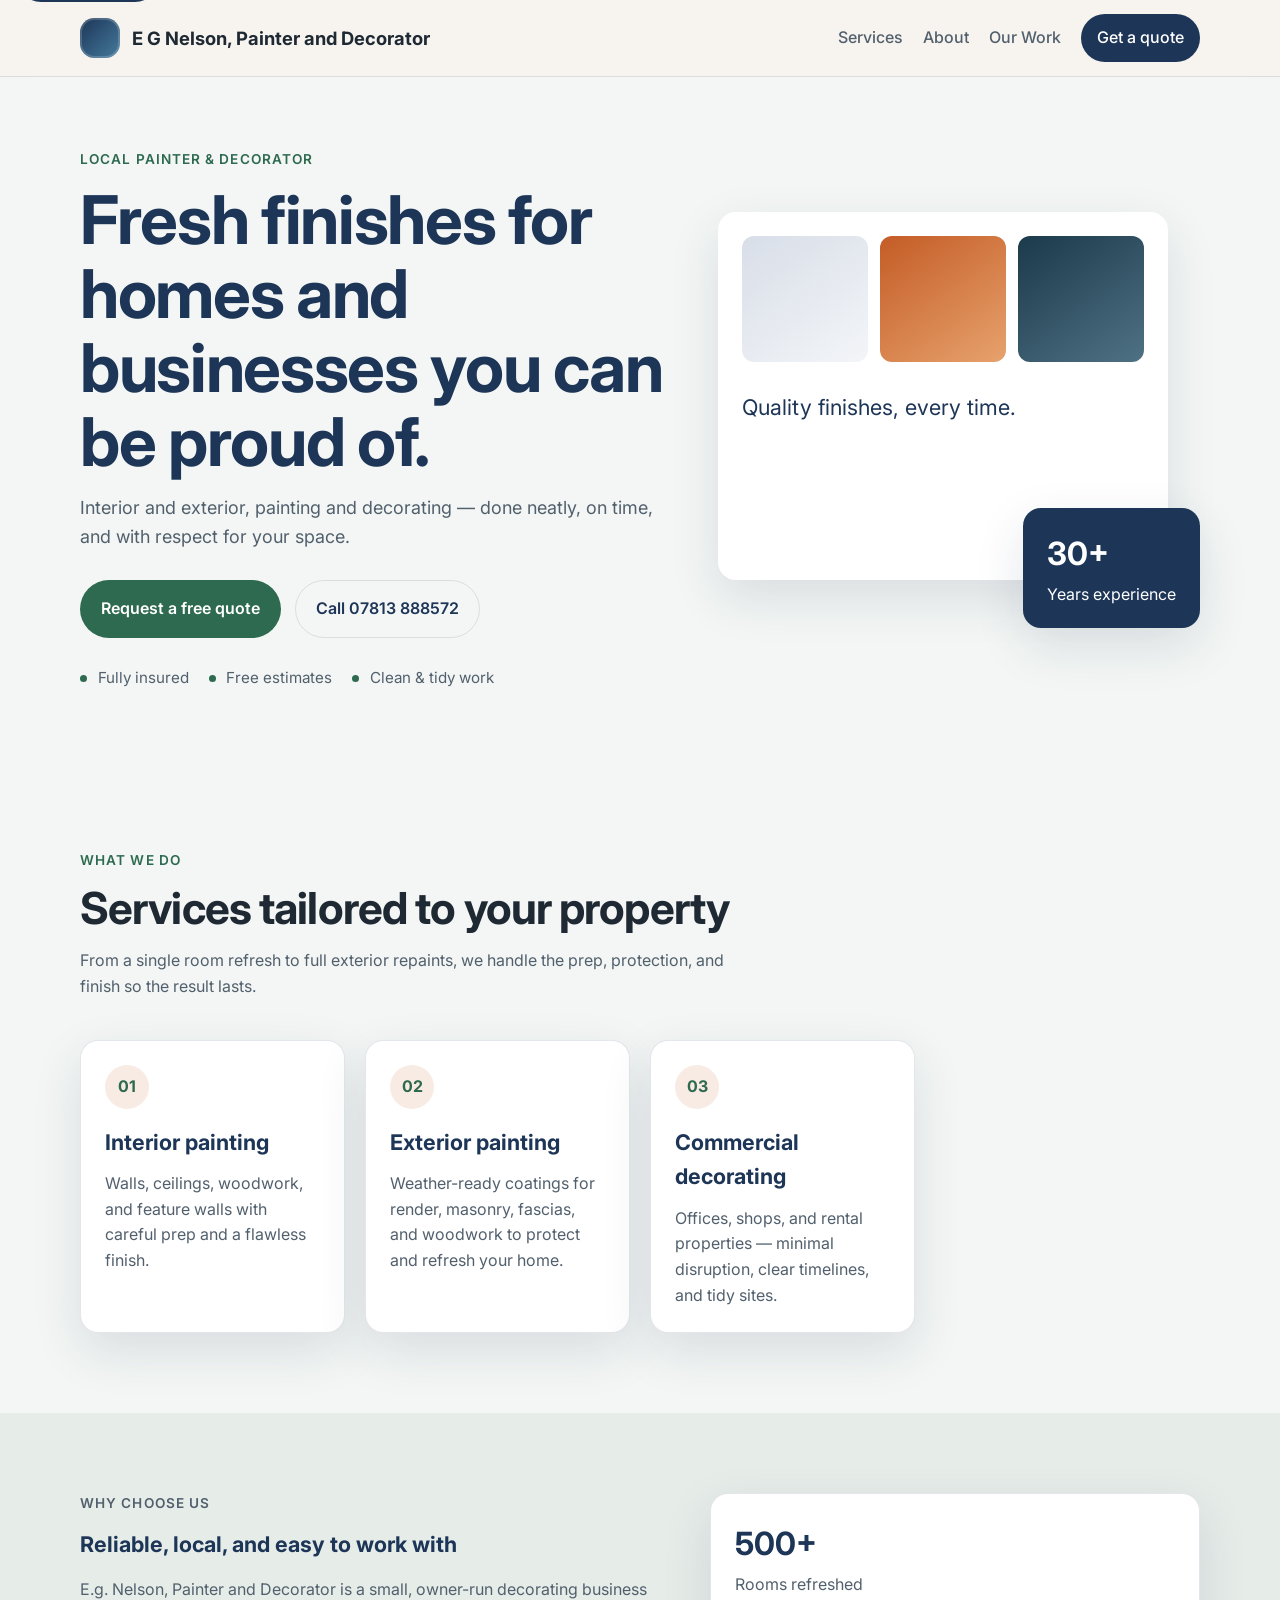
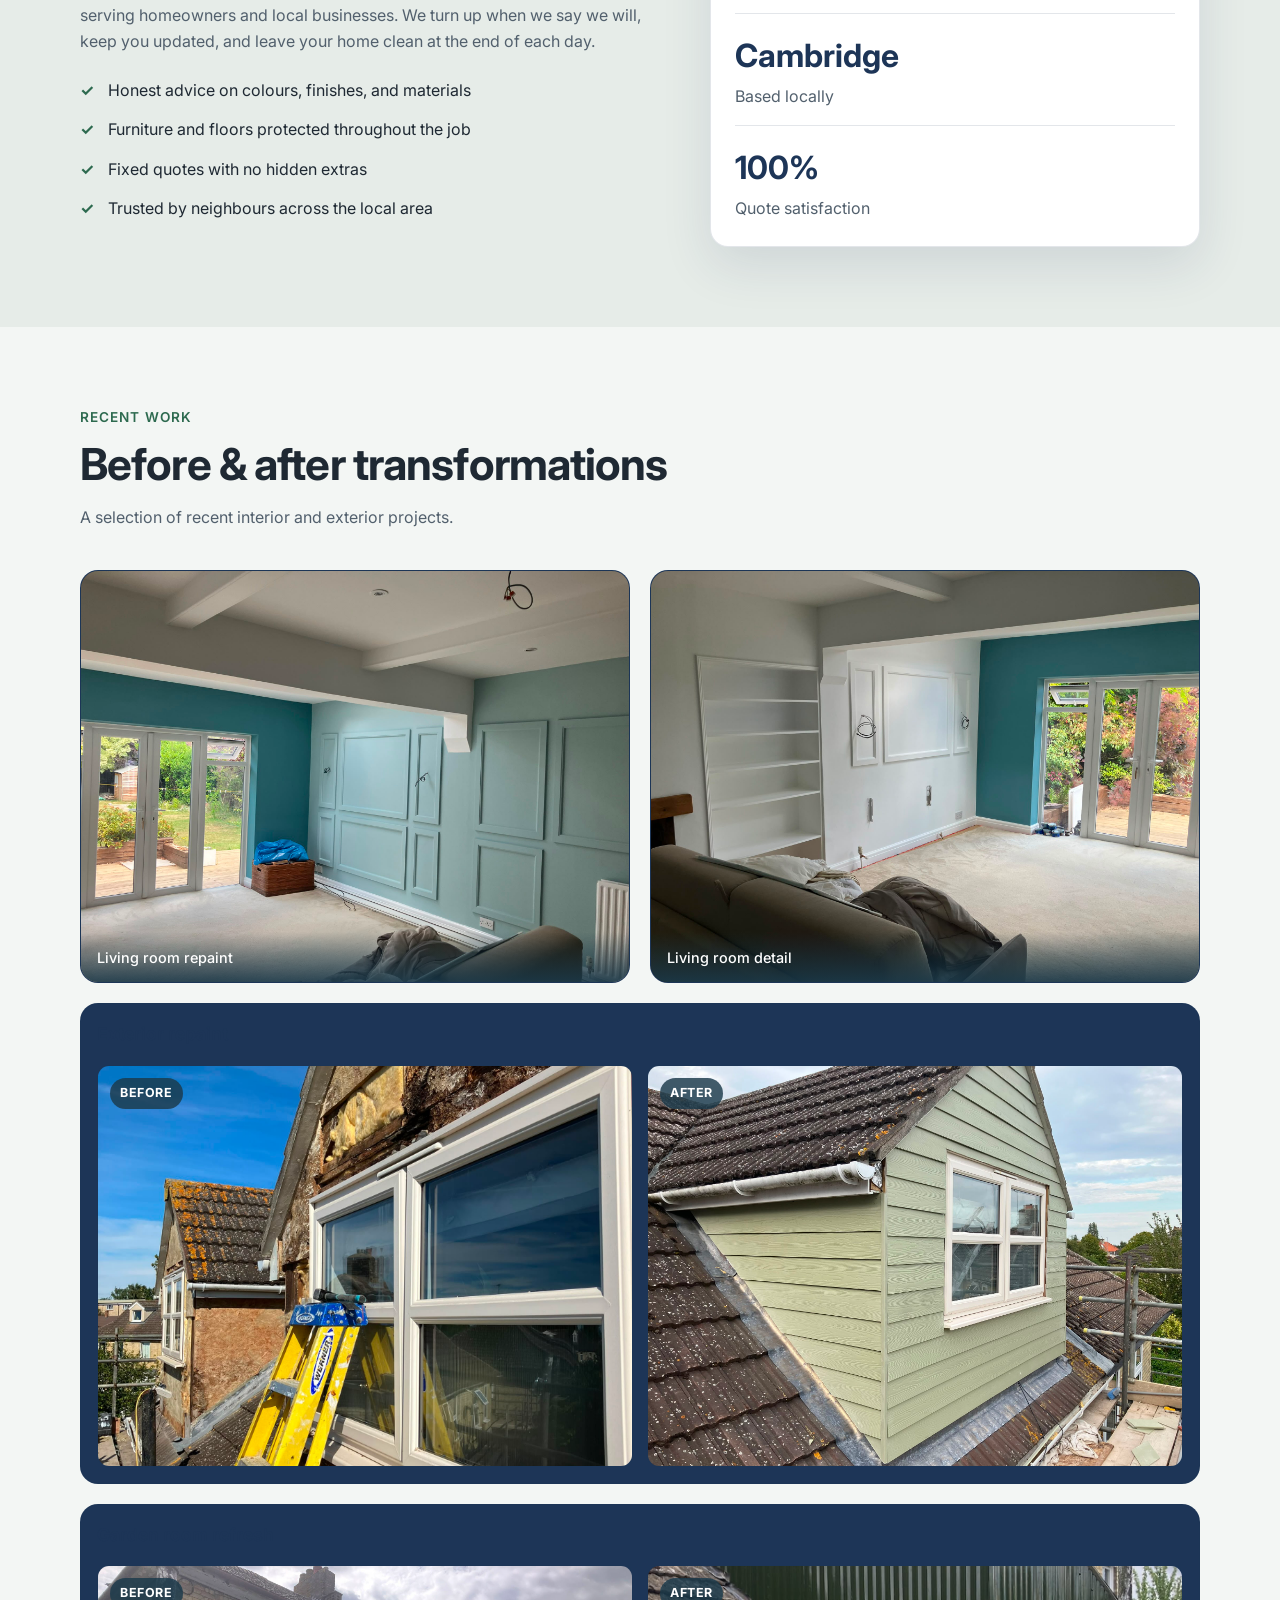
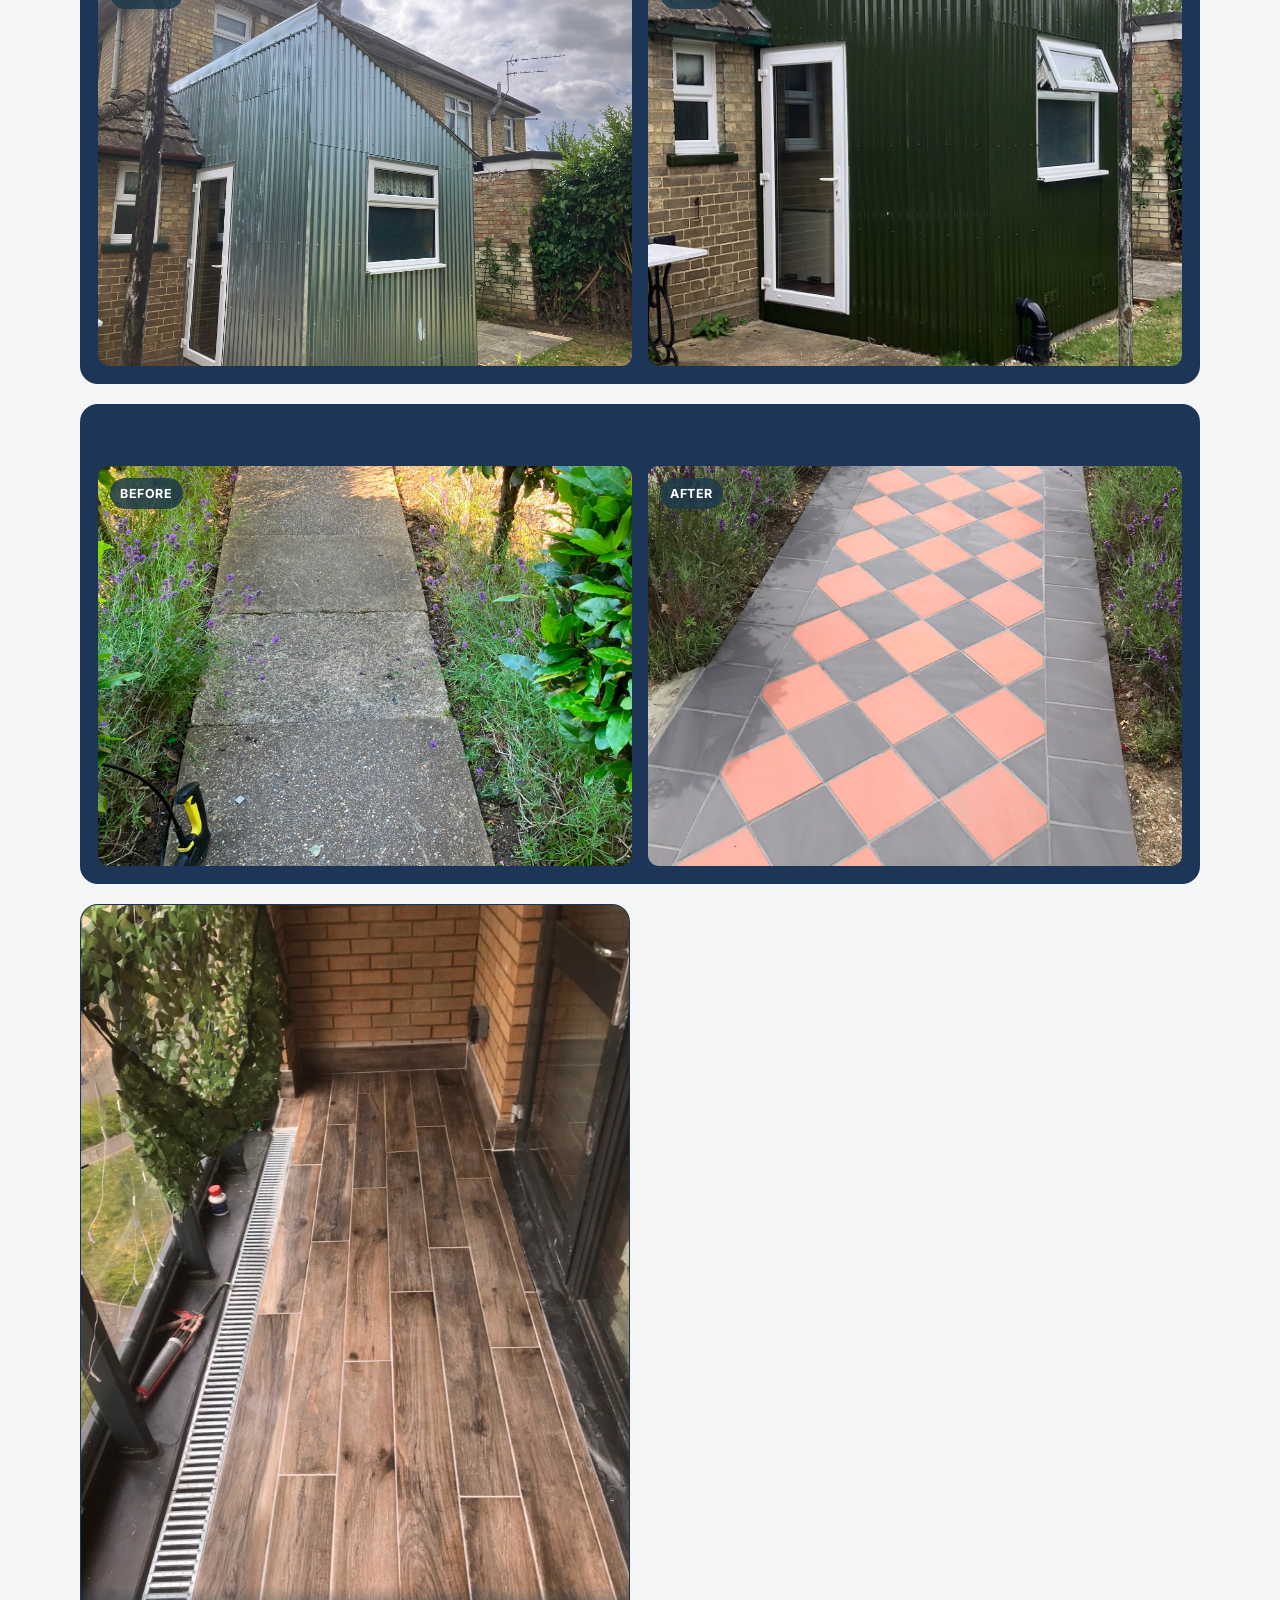
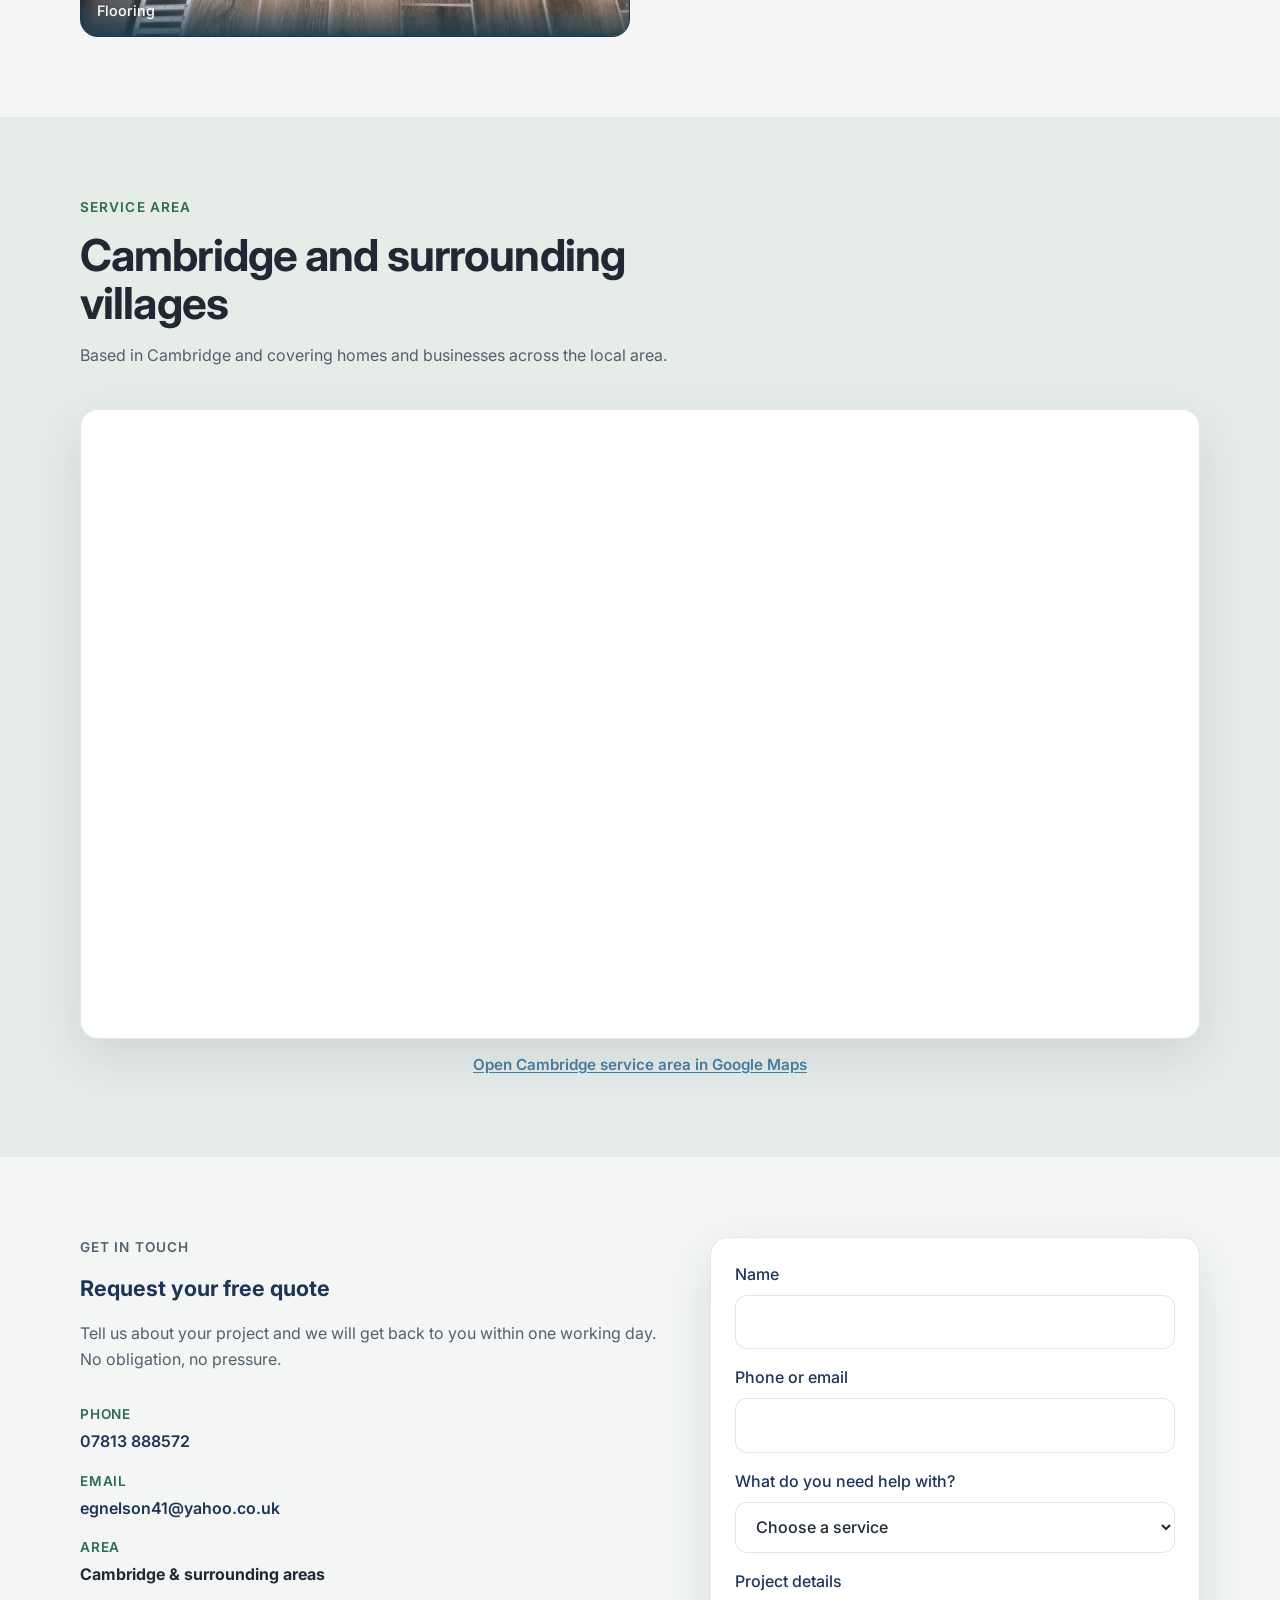
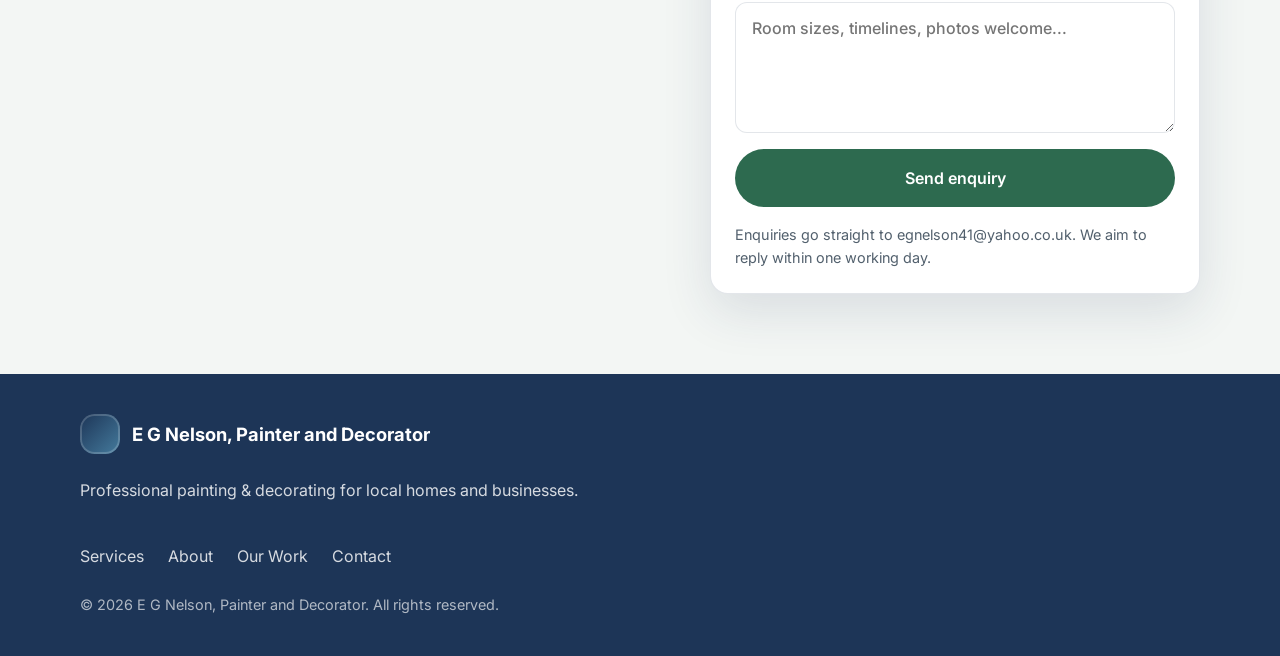
<file: index.html>
<!DOCTYPE html>
<html lang="en" class="is-loading">
  <head>
    <meta charset="UTF-8" />
    <meta name="viewport" content="width=device-width, initial-scale=1.0" />
    <meta
      name="description"
      content="Trusted painting &amp; decorating in Cambridge and surrounding areas. Interior, exterior and commercial work. Free quotes — call 07813 888572."
    />
    <link rel="canonical" href="https://painter-decorator-site.snelson633.workers.dev/" />
    <meta property="og:type" content="website" />
    <meta property="og:site_name" content="E.g. Nelson, Painter and Decorator" />
    <meta property="og:locale" content="en_GB" />
    <meta property="og:title" content="E.g. Nelson, Painter and Decorator" />
    <meta
      property="og:description"
      content="Trusted painting &amp; decorating in Cambridge and surrounding areas. Interior, exterior and commercial work. Free quotes — call 07813 888572."
    />
    <meta property="og:url" content="https://painter-decorator-site.snelson633.workers.dev/" />
    <meta
      property="og:image"
      content="https://painter-decorator-site.snelson633.workers.dev/social/og-image.png"
    />
    <meta
      property="og:image:alt"
      content="Eddie Nelson — Painter and Decorator, Cambridge"
    />
    <meta name="twitter:card" content="summary_large_image" />
    <meta name="twitter:title" content="E.g. Nelson, Painter and Decorator" />
    <meta
      name="twitter:description"
      content="Trusted painting &amp; decorating in Cambridge and surrounding areas. Interior, exterior and commercial work. Free quotes — call 07813 888572."
    />
    <meta
      name="twitter:image"
      content="https://painter-decorator-site.snelson633.workers.dev/social/og-image.png"
    />
    <meta
      name="twitter:image:alt"
      content="Eddie Nelson — Painter and Decorator, Cambridge"
    />
    <title>E.g. Nelson, Painter and Decorator</title>
    <link rel="icon" href="/favicon.svg" type="image/svg+xml" />
    <link rel="preconnect" href="https://fonts.googleapis.com" />
    <link rel="preconnect" href="https://fonts.gstatic.com" crossorigin />
    <link
      id="site-fonts"
      href="https://fonts.googleapis.com/css2?family=DM+Sans:ital,opsz,wght@0,9..40,400;0,9..40,500;0,9..40,600;0,9..40,700&family=Fraunces:opsz,wght@9..144,600;9..144,700&display=swap"
      rel="stylesheet"
    />
    <link rel="stylesheet" href="/css/styles.css" />
  </head>
  <body>
    <a class="skip-link" href="#main">Skip to content</a>

    <header class="site-header" id="top">
      <div class="container header-inner">
        <a class="logo" href="#top">
          <span class="logo-mark" aria-hidden="true"></span>
          <span class="logo-text">E.g. Nelson, Painter and Decorator</span>
        </a>

        <button
          class="nav-toggle"
          type="button"
          aria-expanded="false"
          aria-controls="site-nav"
        >
          <span class="nav-toggle-bar"></span>
          <span class="nav-toggle-bar"></span>
          <span class="nav-toggle-bar"></span>
          <span class="sr-only">Open menu</span>
        </button>

        <nav class="site-nav" id="site-nav">
          <a href="#services">Services</a>
          <a href="#about">About</a>
          <a href="#work">Our Work</a>
          <a href="#reviews">Reviews</a>
          <a class="nav-cta" href="#contact">Get a quote</a>
        </nav>
      </div>
    </header>

    <main id="main">
      <div id="site-main"></div>
    </main>

    <footer class="site-footer">
      <div class="container footer-inner">
        <div>
          <a class="logo logo-footer" href="#top">
            <span class="logo-mark" aria-hidden="true"></span>
            <span class="logo-text">E.g. Nelson, Painter and Decorator</span>
          </a>
          <p id="footer-tagline">Professional painting &amp; decorating for local homes and businesses.</p>
        </div>
        <div class="footer-links" id="footer-links">
          <a href="#services">Services</a>
          <a href="#about">About</a>
          <a href="#contact">Contact</a>
        </div>
        <p class="footer-copy">
          &copy; <span id="year"></span> <span id="footer-copy-name">E.g. Nelson, Painter and Decorator</span>. All rights reserved.
        </p>
      </div>
    </footer>

    <script src="/js/content.js"></script>
    <script src="/js/gallery.js"></script>
    <script src="/js/main.js"></script>
  </body>
</html>
</file>
<file: css/styles.css>
:root {
  --bg: #f7f4ef;
  --bg-muted: #efeae2;
  --surface: #ffffff;
  --text: #1f2933;
  --text-muted: #52606d;
  --accent: #c45c26;
  --accent-dark: #9a4518;
  --navy: #1b3a4b;
  --navy-soft: #2f5d73;
  --border: rgba(27, 58, 75, 0.12);
  --shadow: 0 18px 50px rgba(27, 58, 75, 0.12);
  --radius: 18px;
  --radius-sm: 12px;
  --container: 1120px;
  --font-body: "DM Sans", system-ui, sans-serif;
  --font-display: "Fraunces", Georgia, serif;
}

*,
*::before,
*::after {
  box-sizing: border-box;
}

html.is-loading #site-main {
  opacity: 0;
}

html.is-ready #site-main {
  opacity: 1;
  transition: opacity 0.2s ease;
}

.hero-grid-single {
  grid-template-columns: 1fr;
}

.about-grid-single {
  grid-template-columns: 1fr;
}


html {
  scroll-behavior: smooth;
}

body {
  margin: 0;
  font-family: var(--font-body);
  color: var(--text);
  background: var(--bg);
  line-height: 1.6;
}

img {
  max-width: 100%;
  display: block;
}

a {
  color: inherit;
  text-decoration: none;
}

button,
input,
select,
textarea {
  font: inherit;
}

.sr-only {
  position: absolute;
  width: 1px;
  height: 1px;
  padding: 0;
  margin: -1px;
  overflow: hidden;
  clip: rect(0, 0, 0, 0);
  white-space: nowrap;
  border: 0;
}

.skip-link {
  position: absolute;
  left: 1rem;
  top: -3rem;
  background: var(--navy);
  color: #fff;
  padding: 0.75rem 1rem;
  border-radius: 999px;
  z-index: 1000;
}

.skip-link:focus {
  top: 1rem;
}

.container {
  width: min(calc(100% - 2rem), var(--container));
  margin-inline: auto;
}

.eyebrow {
  margin: 0 0 0.75rem;
  font-size: 0.85rem;
  font-weight: 600;
  letter-spacing: 0.08em;
  text-transform: uppercase;
  color: var(--accent);
}

.section {
  padding: 5rem 0;
}

.section-muted {
  background: var(--bg-muted);
}

.section-heading {
  max-width: 42rem;
  margin-bottom: 2.5rem;
}

.section-heading h2,
.hero h1 {
  font-family: var(--font-display);
  line-height: 1.1;
  letter-spacing: -0.02em;
}

.section-heading h2 {
  margin: 0 0 1rem;
  font-size: clamp(2rem, 4vw, 2.75rem);
}

.section-heading p:last-child {
  margin: 0;
  color: var(--text-muted);
}

.site-header {
  position: sticky;
  top: 0;
  z-index: 50;
  backdrop-filter: blur(14px);
  background: rgba(247, 244, 239, 0.88);
  border-bottom: 1px solid var(--border);
}

.header-inner {
  display: flex;
  align-items: center;
  justify-content: space-between;
  gap: 1rem;
  min-height: 4.75rem;
}

.logo {
  display: inline-flex;
  align-items: center;
  gap: 0.75rem;
  font-weight: 700;
  min-width: 0;
}

.logo-mark {
  width: 2.5rem;
  height: 2.5rem;
  border-radius: 0.9rem;
  background:
    linear-gradient(135deg, var(--navy), var(--navy-soft)),
    linear-gradient(45deg, var(--accent), #e7a26d);
  box-shadow: inset 0 0 0 2px rgba(255, 255, 255, 0.18);
}

.logo-text {
  font-family: var(--font-display);
  font-size: 1.15rem;
  line-height: 1.2;
}

.site-nav {
  display: flex;
  align-items: center;
  gap: 1.25rem;
}

.site-nav a {
  color: var(--text-muted);
  font-weight: 500;
  transition: color 0.2s ease;
}

.site-nav a:hover,
.site-nav a:focus-visible {
  color: var(--navy);
}

.nav-cta {
  padding: 0.7rem 1rem;
  border-radius: 999px;
  background: var(--navy);
  color: #fff !important;
}

.nav-toggle {
  display: none;
  width: 2.75rem;
  height: 2.75rem;
  border: 0;
  border-radius: 999px;
  background: var(--surface);
  box-shadow: var(--shadow);
  align-items: center;
  justify-content: center;
  flex-direction: column;
  gap: 0.3rem;
}

.nav-toggle-bar {
  width: 1.1rem;
  height: 2px;
  background: var(--navy);
  border-radius: 999px;
}

.hero {
  padding: 4.5rem 0 5rem;
}

.hero-grid {
  display: grid;
  grid-template-columns: 1.1fr 0.9fr;
  gap: 3rem;
  align-items: center;
}

.hero h1 {
  margin: 0 0 1rem;
  font-size: clamp(2.5rem, 6vw, 4.2rem);
  color: var(--navy);
}

.lead {
  margin: 0 0 1.75rem;
  font-size: 1.125rem;
  color: var(--text-muted);
  max-width: 36rem;
}

.hero-actions {
  display: flex;
  flex-wrap: wrap;
  gap: 0.85rem;
  margin-bottom: 1.75rem;
}

.btn {
  display: inline-flex;
  align-items: center;
  justify-content: center;
  padding: 0.95rem 1.25rem;
  border-radius: 999px;
  border: 1px solid transparent;
  font-weight: 600;
  transition: transform 0.2s ease, background 0.2s ease, border-color 0.2s ease;
}

.btn:hover,
.btn:focus-visible {
  transform: translateY(-1px);
}

.btn-primary {
  background: var(--accent);
  color: #fff;
}

.btn-primary:hover,
.btn-primary:focus-visible {
  background: var(--accent-dark);
}

.btn-secondary {
  background: transparent;
  border-color: var(--border);
  color: var(--navy);
}

.btn-full {
  width: 100%;
}

.trust-list {
  display: flex;
  flex-wrap: wrap;
  gap: 0.75rem 1.25rem;
  margin: 0;
  padding: 0;
  list-style: none;
  color: var(--text-muted);
  font-size: 0.95rem;
}

.trust-list li {
  position: relative;
  padding-left: 1.1rem;
}

.trust-list li::before {
  content: "";
  position: absolute;
  left: 0;
  top: 0.55rem;
  width: 0.45rem;
  height: 0.45rem;
  border-radius: 999px;
  background: var(--accent);
}

.hero-visual {
  position: relative;
  min-height: 26rem;
}

.hero-card {
  position: absolute;
  border-radius: var(--radius);
  background: var(--surface);
  box-shadow: var(--shadow);
}

.hero-card-main {
  inset: 0 2rem 3rem 0;
  padding: 1.5rem;
  display: grid;
  grid-template-columns: repeat(3, 1fr);
  gap: 0.75rem;
  align-content: start;
}

.hero-card-main p {
  grid-column: 1 / -1;
  margin: 1rem 0 0;
  font-family: var(--font-display);
  font-size: 1.35rem;
  color: var(--navy);
}

.swatch {
  aspect-ratio: 1;
  border-radius: var(--radius-sm);
}

.swatch-1 {
  background: linear-gradient(145deg, #d8dee8, #f3f5f8);
}

.swatch-2 {
  background: linear-gradient(145deg, #c45c26, #e7a26d);
}

.swatch-3 {
  background: linear-gradient(145deg, #1b3a4b, #4f7184);
}

.hero-card-accent {
  right: 0;
  bottom: 0;
  padding: 1.25rem 1.5rem;
  background: var(--navy);
  color: #fff;
  display: grid;
  gap: 0.2rem;
}

.hero-card-accent strong {
  font-family: var(--font-display);
  font-size: 2rem;
}

.card-grid,
.review-grid {
  display: grid;
  gap: 1.25rem;
}

.card-grid {
  grid-template-columns: repeat(4, minmax(0, 1fr));
}

.service-card,
.review-card,
.stats-panel,
.contact-form {
  background: var(--surface);
  border: 1px solid var(--border);
  border-radius: var(--radius);
  box-shadow: var(--shadow);
}

.service-card {
  padding: 1.5rem;
}

.service-icon {
  width: 2.75rem;
  height: 2.75rem;
  display: grid;
  place-items: center;
  border-radius: 999px;
  background: rgba(196, 92, 38, 0.12);
  color: var(--accent);
  font-weight: 700;
  margin-bottom: 1rem;
}

.service-card h3,
.about-grid h2,
.contact-grid h2 {
  margin: 0 0 0.75rem;
  font-family: var(--font-display);
  font-size: 1.35rem;
  color: var(--navy);
}

.service-card p {
  margin: 0;
  color: var(--text-muted);
}

.about-grid,
.contact-grid {
  display: grid;
  grid-template-columns: 1.1fr 0.9fr;
  gap: 2rem;
  align-items: start;
  min-width: 0;
}

.about-grid p,
.contact-grid p {
  color: var(--text-muted);
}

.check-list {
  margin: 1.5rem 0 0;
  padding: 0;
  list-style: none;
  display: grid;
  gap: 0.85rem;
}

.check-list li {
  position: relative;
  padding-left: 1.75rem;
}

.check-list li::before {
  content: "✓";
  position: absolute;
  left: 0;
  top: 0;
  color: var(--accent);
  font-weight: 700;
}

.stats-panel {
  display: grid;
  gap: 1rem;
  padding: 1.5rem;
}

.stat {
  display: grid;
  gap: 0.15rem;
  padding-bottom: 1rem;
  border-bottom: 1px solid var(--border);
}

.stat:last-child {
  padding-bottom: 0;
  border-bottom: 0;
}

.stat strong {
  font-family: var(--font-display);
  font-size: 2rem;
  color: var(--navy);
}

.stat span {
  color: var(--text-muted);
}

.gallery-grid {
  display: grid;
  grid-template-columns: repeat(2, minmax(0, 1fr));
  gap: 1.25rem;
}

.gallery-item-pair {
  grid-column: 1 / -1;
  min-height: auto;
  background: var(--surface);
}

.gallery-pair {
  display: grid;
  gap: 1rem;
  padding: 1rem;
}

.gallery-pair-header h3 {
  margin: 0;
  font-family: var(--font-display);
  font-size: 1.1rem;
  color: var(--navy);
}

.gallery-pair-grid {
  display: grid;
  grid-template-columns: repeat(2, minmax(0, 1fr));
  gap: 0.85rem;
}

.gallery-pair-photo {
  position: relative;
  overflow: hidden;
  border-radius: var(--radius-sm);
  border: 1px solid var(--border);
  aspect-ratio: 4 / 3;
  background: var(--navy);
}

.gallery-pair-photo img {
  width: 100%;
  height: 100%;
  object-fit: cover;
  display: block;
}

.gallery-pair-label {
  position: absolute;
  top: 0.75rem;
  left: 0.75rem;
  z-index: 1;
  padding: 0.35rem 0.65rem;
  border-radius: 999px;
  background: rgba(27, 58, 75, 0.82);
  color: #fff;
  font-size: 0.78rem;
  font-weight: 700;
  letter-spacing: 0.04em;
  text-transform: uppercase;
}

.gallery-item:not(.gallery-item-pair) {
  min-height: 220px;
}

.gallery-empty {
  margin: 0 0 1rem;
  padding: 1.25rem 1.5rem;
  border-radius: var(--radius);
  border: 1px dashed var(--border);
  background: var(--surface);
  color: var(--text-muted);
  text-align: center;
}

.gallery-item {
  position: relative;
  margin: 0;
  overflow: hidden;
  border-radius: var(--radius);
  border: 1px solid var(--border);
  background: var(--navy);
}

.gallery-item img {
  width: 100%;
  height: 100%;
  object-fit: cover;
}

.gallery-caption {
  position: absolute;
  left: 0;
  right: 0;
  bottom: 0;
  padding: 0.85rem 1rem;
  background: linear-gradient(transparent, rgba(27, 58, 75, 0.88));
  color: #fff;
  font-size: 0.9rem;
  font-weight: 500;
}

.gallery-item-tall {
  grid-row: span 2;
}

.gallery-item-wide {
  grid-column: span 2;
}

.gallery-placeholder {
  width: 100%;
  height: 100%;
  display: grid;
  place-items: center;
  padding: 1rem;
  text-align: center;
  color: #fff;
  font-weight: 600;
  background:
    linear-gradient(160deg, rgba(27, 58, 75, 0.15), rgba(27, 58, 75, 0.55)),
    linear-gradient(135deg, #56768a, #1b3a4b);
}

.review-grid {
  grid-template-columns: repeat(3, minmax(0, 1fr));
}

.review-card {
  margin: 0;
  padding: 1.5rem;
}

.review-card p {
  margin: 0 0 1.25rem;
  color: var(--text);
}

.review-card footer {
  display: grid;
  gap: 0.15rem;
  color: var(--text-muted);
}

.contact-details {
  list-style: none;
  margin: 2rem 0 0;
  padding: 0;
  display: grid;
  gap: 1rem;
}

.contact-details li {
  display: grid;
  gap: 0.2rem;
}

.contact-details span {
  font-size: 0.85rem;
  text-transform: uppercase;
  letter-spacing: 0.06em;
  color: var(--accent);
  font-weight: 600;
}

.contact-details a {
  color: var(--navy);
  font-weight: 600;
}

.form-honeypot {
  position: absolute;
  left: -10000px;
  width: 1px;
  height: 1px;
  overflow: hidden;
  opacity: 0;
  pointer-events: none;
}

.contact-form {
  padding: 1.5rem;
  display: grid;
  gap: 1rem;
  min-width: 0;
  position: relative;
}

.contact-form label {
  display: grid;
  gap: 0.45rem;
  font-weight: 500;
  color: var(--navy);
}

.contact-form input,
.contact-form select,
.contact-form textarea {
  width: 100%;
  max-width: 100%;
  padding: 0.85rem 1rem;
  border: 1px solid var(--border);
  border-radius: var(--radius-sm);
  background: #fff;
  color: var(--text);
}

.contact-form input:focus,
.contact-form select:focus,
.contact-form textarea:focus {
  outline: 2px solid rgba(196, 92, 38, 0.25);
  border-color: var(--accent);
}

.form-note {
  margin: 0;
  font-size: 0.9rem;
  color: var(--text-muted);
}

.map-embed {
  overflow: hidden;
  border-radius: var(--radius);
  border: 1px solid var(--border);
  box-shadow: var(--shadow);
  aspect-ratio: 16 / 9;
  min-height: 320px;
  background: var(--surface);
}

.map-embed iframe {
  width: 100%;
  height: 100%;
  border: 0;
  display: block;
}

.map-fallback {
  margin: 0.85rem 0 0;
  text-align: center;
  font-size: 0.95rem;
}

.map-fallback a {
  color: var(--navy-soft);
  font-weight: 600;
  text-decoration: underline;
  text-underline-offset: 0.15em;
}

.map-error {
  margin: 0;
  padding: 1.25rem;
  color: var(--text-muted);
  text-align: center;
}

.site-footer {
  padding: 2.5rem 0;
  background: var(--navy);
  color: rgba(255, 255, 255, 0.82);
}

.footer-inner {
  display: grid;
  gap: 1.5rem;
}

.logo-footer .logo-text,
.logo-footer .logo-mark {
  color: #fff;
}

.footer-links {
  display: flex;
  flex-wrap: wrap;
  gap: 1rem 1.5rem;
}

.footer-copy {
  margin: 0;
  font-size: 0.9rem;
  color: rgba(255, 255, 255, 0.65);
}

@media (max-width: 960px) {
  .hero-grid,
  .about-grid,
  .contact-grid,
  .card-grid,
  .review-grid {
    grid-template-columns: 1fr 1fr;
  }

  .card-grid {
    grid-template-columns: 1fr 1fr;
  }

  .gallery-grid {
    grid-template-columns: repeat(2, minmax(0, 1fr));
  }

  .gallery-item-wide {
    grid-column: span 2;
  }

  .hero-visual {
    min-height: 0;
    display: grid;
    gap: 1rem;
  }

  .hero-card {
    position: static;
    width: 100%;
  }

  .hero-card-main {
    inset: auto;
  }

  .hero-card-accent {
    right: auto;
    bottom: auto;
    width: fit-content;
    max-width: 100%;
  }
}

@media (max-width: 720px) {
  .nav-toggle {
    display: inline-flex;
    flex-shrink: 0;
  }

  .site-nav {
    position: absolute;
    top: calc(100% + 0.5rem);
    right: 1rem;
    left: 1rem;
    display: none;
    flex-direction: column;
    align-items: stretch;
    padding: 1rem;
    background: var(--surface);
    border: 1px solid var(--border);
    border-radius: var(--radius);
    box-shadow: var(--shadow);
    z-index: 60;
  }

  .site-nav.is-open {
    display: flex;
  }

  .site-header {
    position: sticky;
  }

  .header-inner {
    position: relative;
  }

  .logo {
    flex: 1 1 auto;
    max-width: calc(100% - 3.5rem);
  }

  .logo-text {
    font-size: clamp(0.9rem, 3.8vw, 1.05rem);
  }

  .hero-grid,
  .about-grid,
  .contact-grid,
  .card-grid,
  .review-grid,
  .gallery-grid {
    grid-template-columns: 1fr;
  }

  .hero {
    padding-top: 3rem;
  }

  .hero-visual {
    margin-top: 0.5rem;
  }

  .gallery-item-wide,
  .gallery-item-tall {
    grid-column: auto;
    grid-row: auto;
  }

  .gallery-pair-grid {
    grid-template-columns: 1fr;
  }
}
</file>
